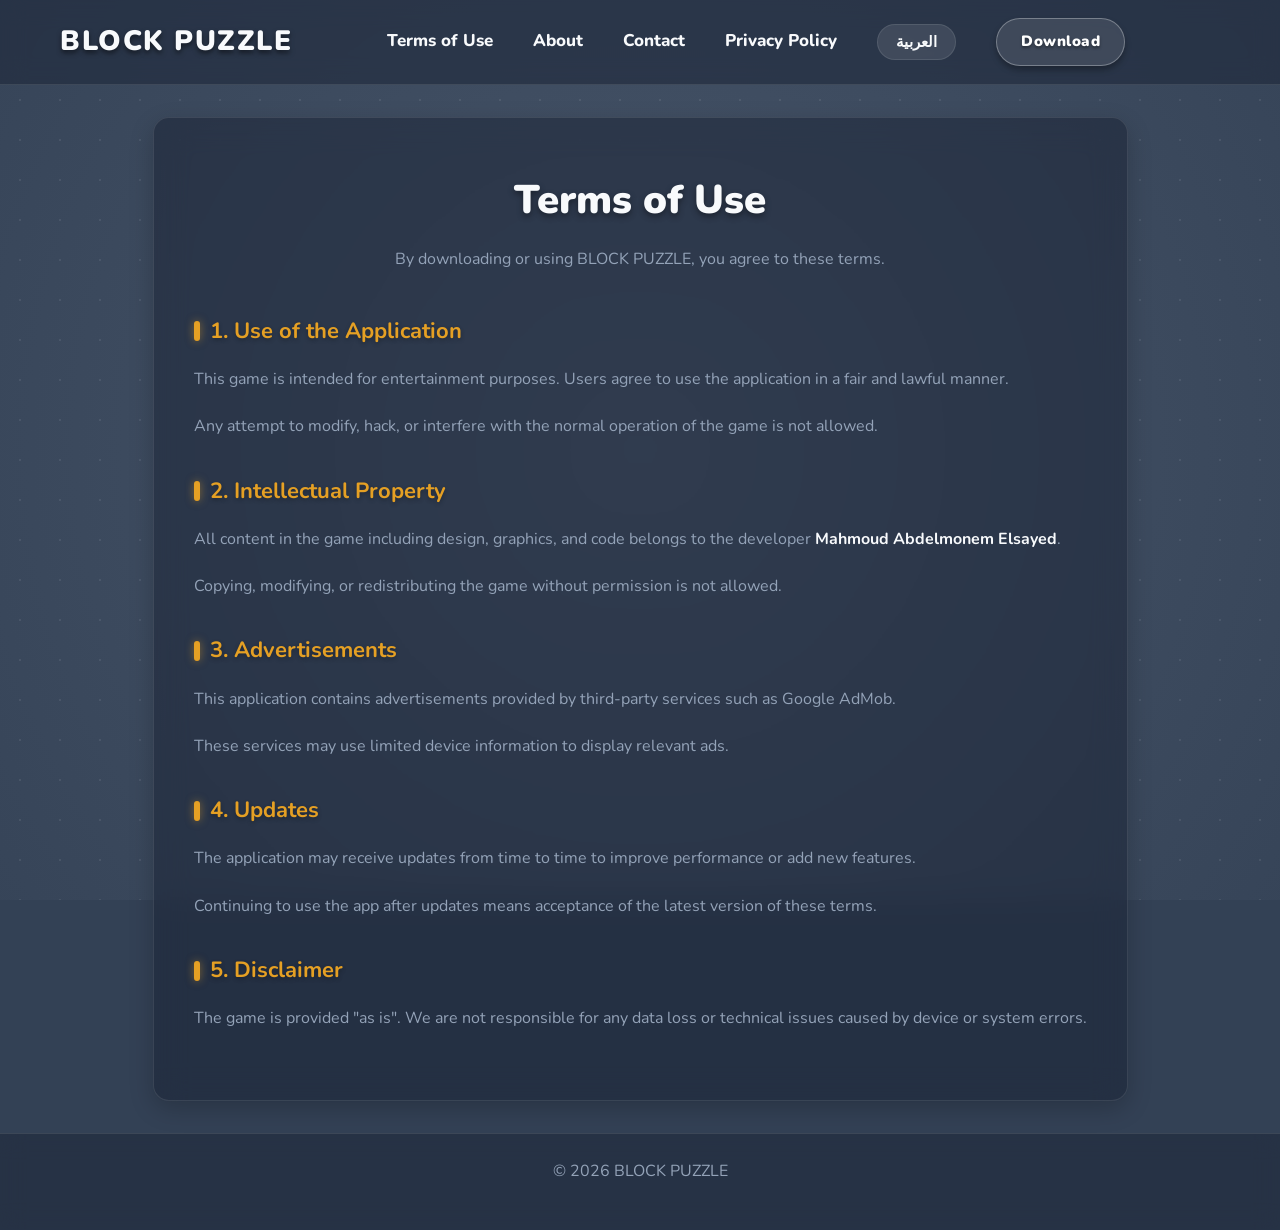
<file: index.html>
<!DOCTYPE html>
<html lang="en">
<head>
    <meta charset="UTF-8">
    <meta name="viewport" content="width=device-width, initial-scale=1.0">
    <title>Terms of Use | BLOCK PUZZLE</title>
    <meta name="description" content="Official Terms of Use for BLOCK PUZZLE.">
    <meta name="author" content="Mahmoud Abdelmonem Elsayed">
    <link rel="icon" type="image/png" href="assets/images/favicon.png">
    <link rel="stylesheet" href="assets/css/style.css">
</head>
<body>

<header class="header"></header>

<main class="main-content container">

    <section class="hero">
        <div class="lang-en">
            <h1>Terms of Use</h1>
            <p>By downloading or using BLOCK PUZZLE, you agree to these terms.</p>
        </div>

        <div class="lang-ar">
            <h1>شروط الاستخدام</h1>
            <p>باستخدام لعبة BLOCK PUZZLE فإنك توافق على هذه الشروط.</p>
        </div>
    </section>

    <section>
        <div class="lang-en">
            <h2>1. Use of the Application</h2>
            <p>This game is intended for entertainment purposes. Users agree to use the application in a fair and lawful manner.</p>
            <p>Any attempt to modify, hack, or interfere with the normal operation of the game is not allowed.</p>
        </div>

        <div class="lang-ar">
            <h2>1. استخدام التطبيق</h2>
            <p>هذه اللعبة مخصصة لأغراض الترفيه فقط. يوافق المستخدم على استخدامها بطريقة عادلة وقانونية.</p>
            <p>أي محاولة للتعديل أو الاختراق أو تعطيل عمل اللعبة غير مسموح بها.</p>
        </div>
    </section>

    <section>
        <div class="lang-en">
            <h2>2. Intellectual Property</h2>
            <p>All content in the game including design, graphics, and code belongs to the developer <strong>Mahmoud Abdelmonem Elsayed</strong>.</p>
            <p>Copying, modifying, or redistributing the game without permission is not allowed.</p>
        </div>

        <div class="lang-ar">
            <h2>2. الملكية الفكرية</h2>
            <p>جميع محتويات اللعبة بما في ذلك التصميم والرسومات والكود مملوكة للمطور <strong>محمود عبد المنعم السيد</strong>.</p>
            <p>لا يُسمح بنسخ أو تعديل أو إعادة نشر اللعبة بدون إذن.</p>
        </div>
    </section>

    <section>
        <div class="lang-en">
            <h2>3. Advertisements</h2>
            <p>This application contains advertisements provided by third-party services such as Google AdMob.</p>
            <p>These services may use limited device information to display relevant ads.</p>
        </div>

        <div class="lang-ar">
            <h2>3. الإعلانات</h2>
            <p>يحتوي التطبيق على إعلانات مقدمة من خدمات خارجية مثل Google AdMob.</p>
            <p>قد تستخدم هذه الخدمات بيانات جهاز محدودة لعرض إعلانات مناسبة.</p>
        </div>
    </section>

    <section>
        <div class="lang-en">
            <h2>4. Updates</h2>
            <p>The application may receive updates from time to time to improve performance or add new features.</p>
            <p>Continuing to use the app after updates means acceptance of the latest version of these terms.</p>
        </div>

        <div class="lang-ar">
            <h2>4. التحديثات</h2>
            <p>قد يتم تحديث التطبيق من وقت لآخر لتحسين الأداء أو إضافة ميزات جديدة.</p>
            <p>استمرار الاستخدام بعد التحديث يعني الموافقة على أحدث نسخة من الشروط.</p>
        </div>
    </section>

    <section>
        <div class="lang-en">
            <h2>5. Disclaimer</h2>
            <p>The game is provided "as is". We are not responsible for any data loss or technical issues caused by device or system errors.</p>
        </div>

        <div class="lang-ar">
            <h2>5. إخلاء المسؤولية</h2>
            <p>يتم تقديم اللعبة كما هي. نحن غير مسؤولين عن أي فقدان بيانات أو مشاكل تقنية ناتجة عن الجهاز أو النظام.</p>
        </div>
    </section>

</main>

<footer class="footer"></footer>
<script src="assets/js/core.js"></script>

</body>
</html>
</file>
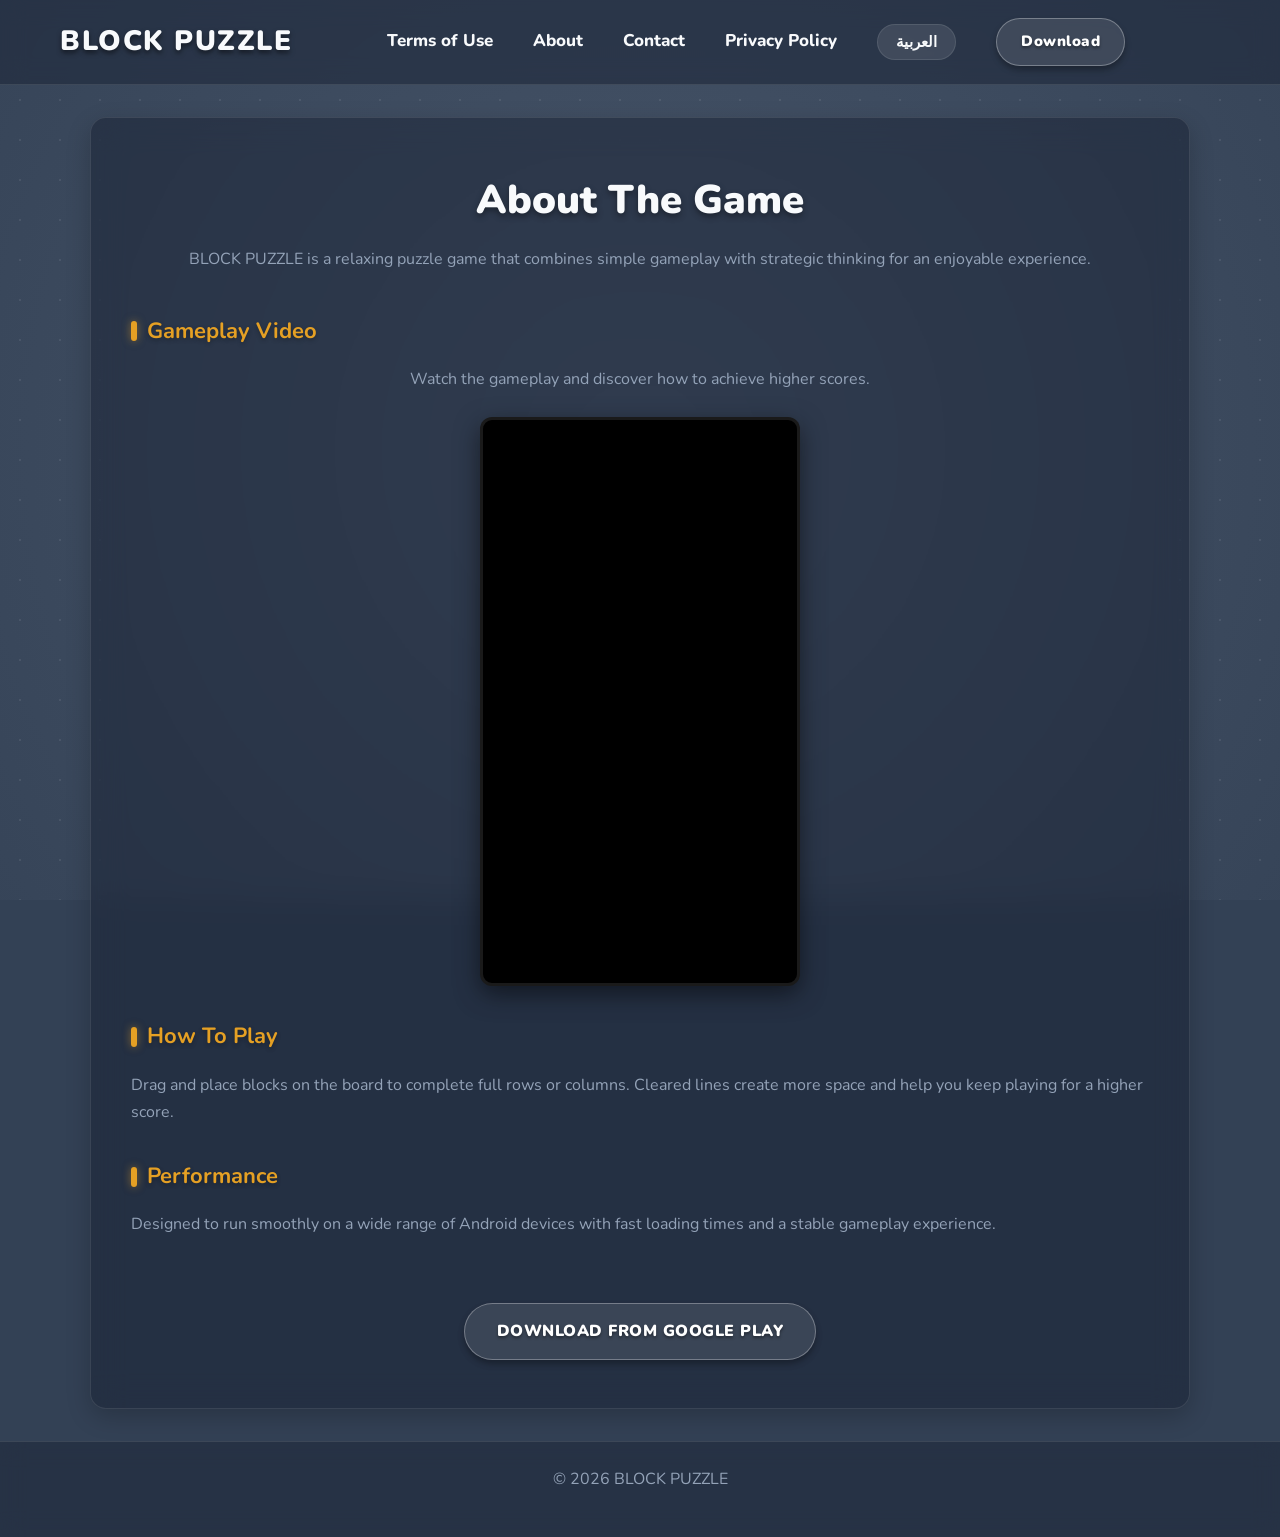
<file: about.html>
<!DOCTYPE html>
<html lang="en">
<head>
    <meta charset="UTF-8">
    <meta name="viewport" content="width=device-width, initial-scale=1.0">
    <title>About | BLOCK PUZZLE</title>
    <meta name="description" content="Learn about BLOCK PUZZLE gameplay, features, and performance.">
    <link rel="icon" type="image/png" href="assets/images/favicon.png">
    <link rel="stylesheet" href="assets/css/style.css">
</head>
<body>
    <header class="header"></header>
    
    <main class="main-content container">
        <section class="hero">
            <div class="lang-en">
                <h1>About The Game</h1>
                <p>BLOCK PUZZLE is a relaxing puzzle game that combines simple gameplay with strategic thinking for an enjoyable experience.</p>
            </div>
            <div class="lang-ar">
                <h1>حول اللعبة</h1>
                <p>BLOCK PUZZLE هي لعبة ألغاز مريحة تجمع بين سهولة اللعب والتفكير الاستراتيجي لتقديم تجربة ممتعة ومسلية.</p>
            </div>
        </section>

        <section style="text-align: center;">
            <div class="lang-en">
                <h2>Gameplay Video</h2>
                <p>Watch the gameplay and discover how to achieve higher scores.</p>
            </div>
            <div class="lang-ar">
                <h2>فيديو اللعبة</h2>
                <p>شاهد أسلوب اللعب وتعرّف على كيفية تحقيق نتائج أعلى.</p>
            </div>
            <div class="video-container">
                <iframe src="https://www.youtube.com/embed/z4-31Wrh-g8?rel=0" title="BLOCK PUZZLE Gameplay" allow="accelerometer; autoplay; clipboard-write; encrypted-media; gyroscope; picture-in-picture; web-share" allowfullscreen></iframe>
            </div>
        </section>

        <section>
            <div class="lang-en">
                <h2>How To Play</h2>
                <p>Drag and place blocks on the board to complete full rows or columns. Cleared lines create more space and help you keep playing for a higher score.</p>
            </div>
            <div class="lang-ar">
                <h2>طريقة اللعب</h2>
                <p>اسحب الكتل وضعها داخل اللوحة لإكمال الصفوف أو الأعمدة. يؤدي مسح الخطوط المكتملة إلى توفير مساحة أكبر ومساعدتك على تحقيق نقاط أعلى.</p>
            </div>
        </section>

        <section>
            <div class="lang-en">
                <h2>Performance</h2>
                <p>Designed to run smoothly on a wide range of Android devices with fast loading times and a stable gameplay experience.</p>
            </div>
            <div class="lang-ar">
                <h2>الأداء</h2>
                <p>تم تصميم اللعبة لتعمل بسلاسة على مختلف أجهزة أندرويد مع تحميل سريع وتجربة لعب مستقرة.</p>
            </div>
        </section>

        <section style="text-align: center; margin-top: 64px;">
            <a href="https://play.google.com/store/apps/details?id=com.classic.cube.puzzle.v88" target="_blank" rel="noopener noreferrer" class="btn-premium">
                <span class="lang-en">Download From Google Play</span>
                <span class="lang-ar">تحميل من متجر Google Play</span>
            </a>
        </section>
    </main>

    <footer class="footer"></footer>
    <script src="assets/js/core.js"></script>
</body>
</html>
</file>
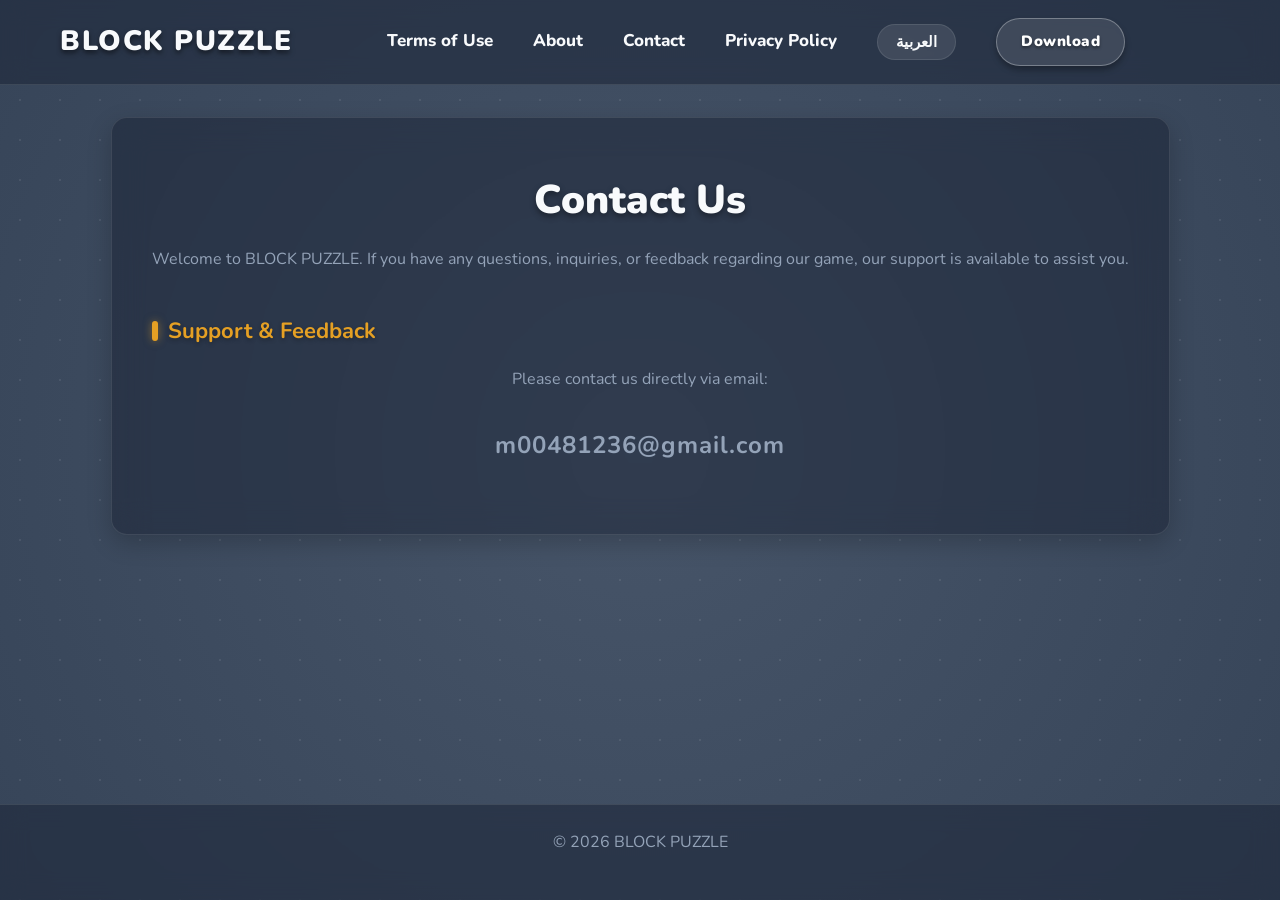
<file: contact.html>
<!DOCTYPE html>
<html lang="en">
<head>
    <meta charset="UTF-8">
    <meta name="viewport" content="width=device-width, initial-scale=1.0">
    <title>Contact Support | BLOCK PUZZLE</title>
    <meta name="description" content="Reach out to the BLOCK PUZZLE support team for feedback, inquiries, or technical assistance.">
    <link rel="icon" type="image/png" href="assets/images/favicon.png">
    <link rel="stylesheet" href="assets/css/style.css">
</head>
<body>
    <header class="header"></header>
    
    <main class="main-content container">
        <section class="hero">
            <div class="lang-en">
                <h1>Contact Us</h1>
                <p>Welcome to BLOCK PUZZLE. If you have any questions, inquiries, or feedback regarding our game, our support is available to assist you.</p>
            </div>
            <div class="lang-ar">
                <h1>تواصل معنا</h1>
                <p>أهلاً بك في BLOCK PUZZLE. إذا كان لديك أي استفسارات، أسئلة، أو ملاحظات بخصوص اللعبة، فإن الدعم الفني متاح لمساعدتك.</p>
            </div>
        </section>

        <section style="text-align: center;">
            <div class="lang-en">
                <h2>Support & Feedback</h2>
                <p>Please contact us directly via email:</p>
            </div>
            <div class="lang-ar">
                <h2>الدعم والملاحظات</h2>
                <p>يرجى التواصل معنا مباشرة عبر البريد الإلكتروني:</p>
            </div>
            <p style="margin-top: 32px;">
                <strong style="font-size: 24px; color: var(--primary); letter-spacing: 1px; direction: ltr; display: inline-block;">m00481236@gmail.com</strong>
            </p>
        </section>
    </main>

    <footer class="footer"></footer>
    <script src="assets/js/core.js"></script>
</body>
</html>
</file>
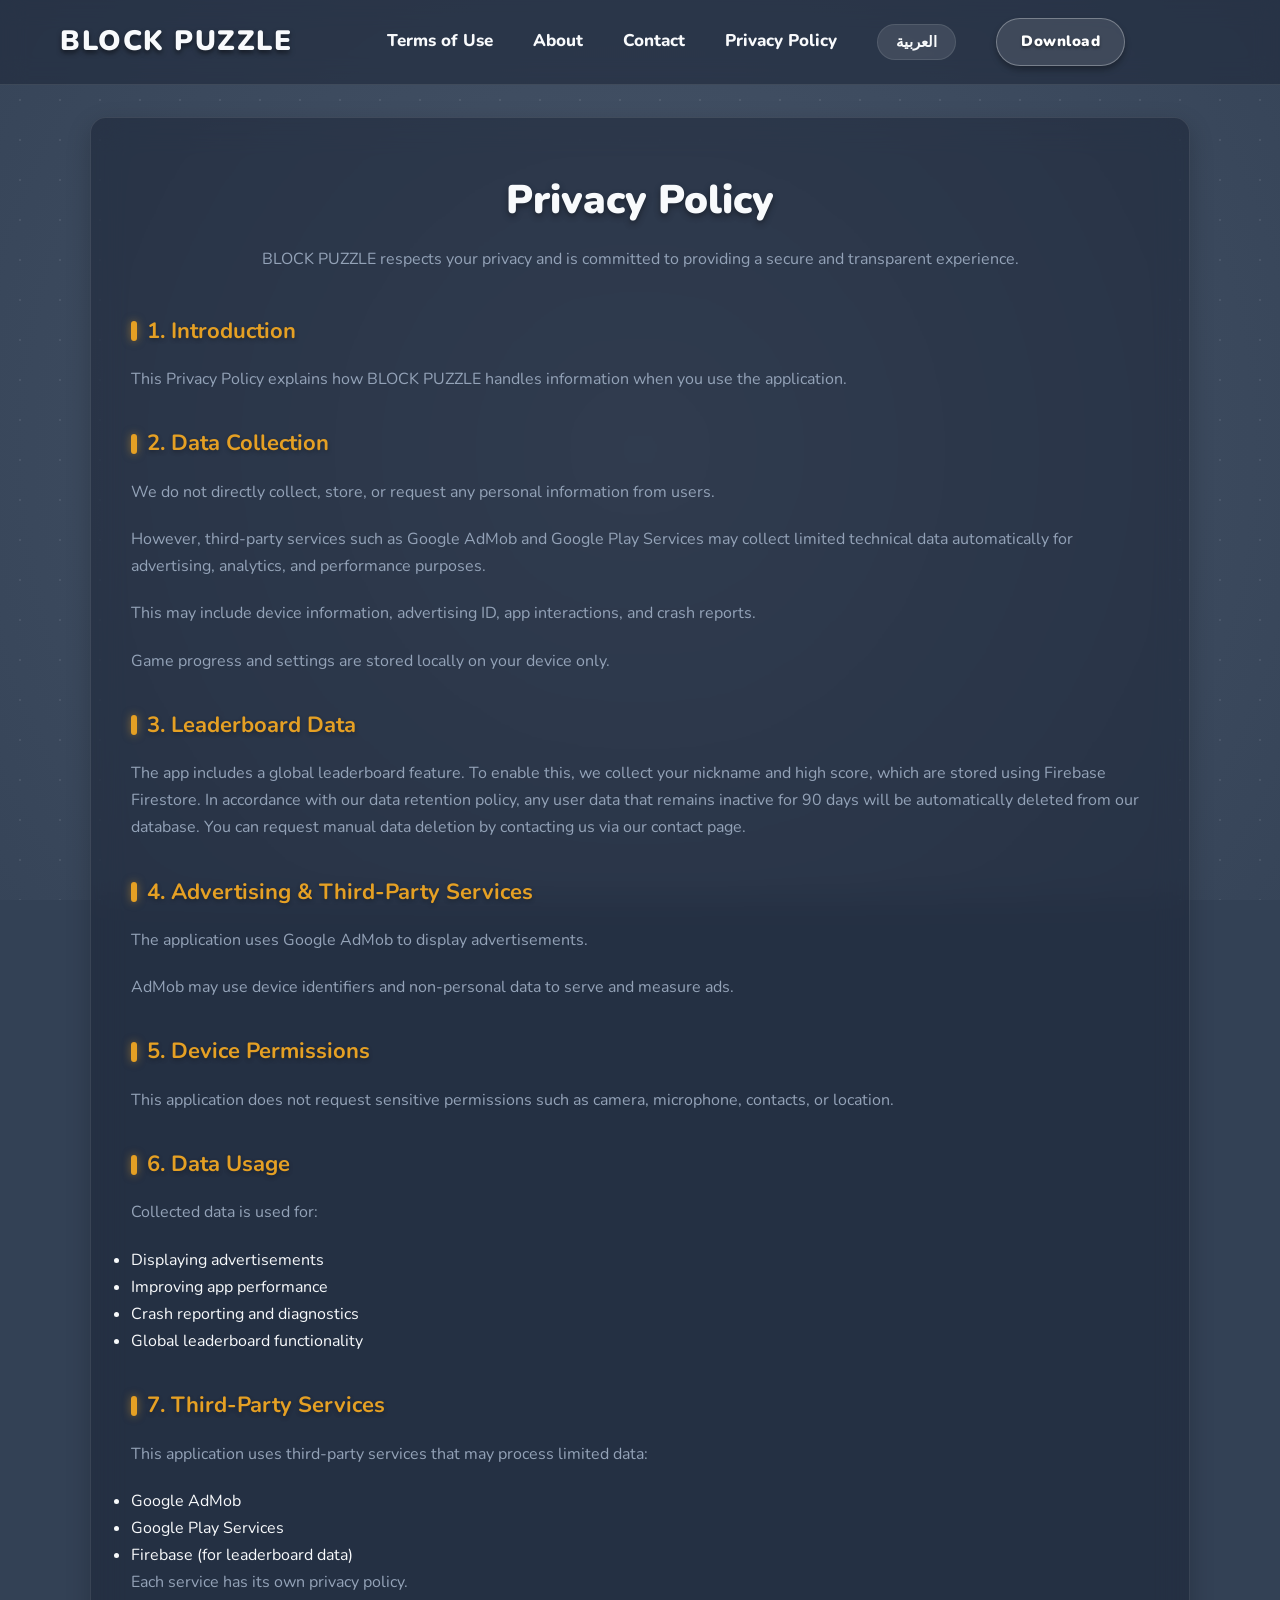
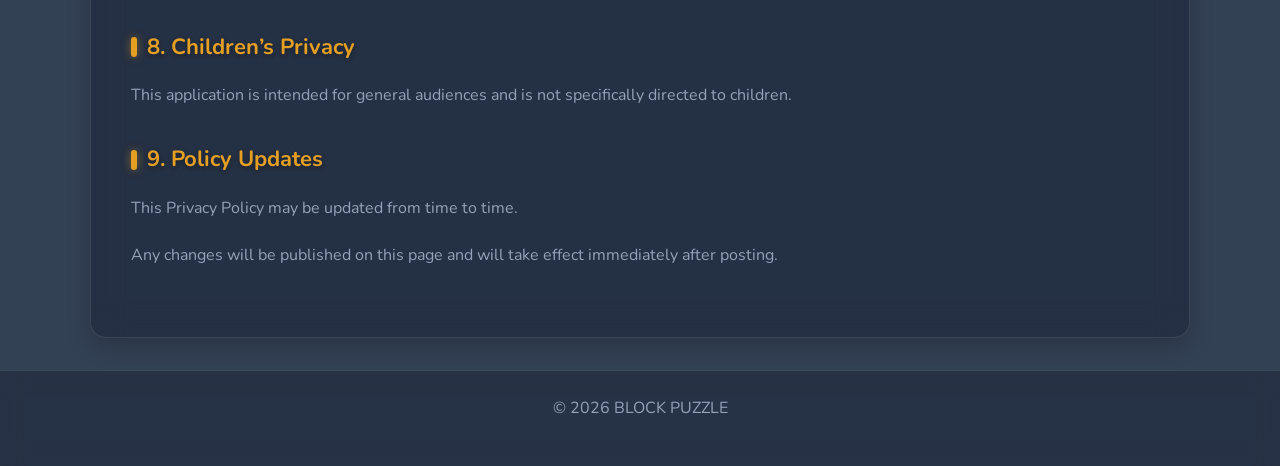
<file: privacy-policy.html>
<!DOCTYPE html>
<html lang="en">
<head>
    <meta charset="UTF-8">
    <meta name="viewport" content="width=device-width, initial-scale=1.0">
    <title>Privacy Policy | BLOCK PUZZLE</title>
    <meta name="description" content="Official Privacy Policy for BLOCK PUZZLE. Learn how we protect your privacy and handle data.">
    <meta name="author" content="Mahmoud Abdelmonem Elsayed">
    <link rel="icon" type="image/png" href="assets/images/favicon.png">
    <link rel="stylesheet" href="assets/css/style.css">
</head>
<body>
    <header class="header"></header>
    
    <main class="main-content container">

        <section class="hero">
            <div class="lang-en">
                <h1>Privacy Policy</h1>
                <p>BLOCK PUZZLE respects your privacy and is committed to providing a secure and transparent experience.</p>
            </div>
            <div class="lang-ar">
                <h1>سياسة الخصوصية</h1>
                <p>تحترم BLOCK PUZZLE خصوصيتك وتلتزم بتوفير تجربة آمنة وشفافة.</p>
            </div>
        </section>

        <section>
            <div class="lang-en">
                <h2>1. Introduction</h2>
                <p>This Privacy Policy explains how BLOCK PUZZLE handles information when you use the application.</p>
            </div>
            <div class="lang-ar">
                <h2>1. المقدمة</h2>
                <p>توضح سياسة الخصوصية هذه كيفية تعامل لعبة BLOCK PUZZLE مع المعلومات أثناء استخدام التطبيق.</p>
            </div>
        </section>

        <section>
            <div class="lang-en">
                <h2>2. Data Collection</h2>
                <p>We do not directly collect, store, or request any personal information from users.</p>
                <p>However, third-party services such as Google AdMob and Google Play Services may collect limited technical data automatically for advertising, analytics, and performance purposes.</p>
                <p>This may include device information, advertising ID, app interactions, and crash reports.</p>
                <p>Game progress and settings are stored locally on your device only.</p>
            </div>
            <div class="lang-ar">
                <h2>2. جمع البيانات</h2>
                <p>نحن لا نجمع أو نخزن أو نطلب أي معلومات شخصية مباشرة من المستخدمين.</p>
                <p>ومع ذلك، قد تقوم خدمات الجهات الخارجية مثل Google AdMob و Google Play Services بجمع بيانات تقنية محدودة تلقائيًا لأغراض الإعلانات والتحليلات وأداء التطبيق.</p>
                <p>وقد تشمل هذه البيانات معلومات الجهاز، المعرّف الإعلاني، تفاعلات التطبيق، وتقارير الأعطال.</p>
                <p>يتم حفظ تقدم اللعبة والإعدادات على الجهاز فقط.</p>
            </div>
        </section>

        <section>
            <div class="lang-en">
                <h2>3. Leaderboard Data</h2>
                <p>The app includes a global leaderboard feature. To enable this, we collect your nickname and high score, which are stored using Firebase Firestore. In accordance with our data retention policy, any user data that remains inactive for 90 days will be automatically deleted from our database. You can request manual data deletion by contacting us via our contact page.</p>
            </div>
            <div class="lang-ar">
                <h2>3. بيانات لوحة الصدارة</h2>
                <p>يتضمن التطبيق ميزة لوحة الصدارة العالمية. ولتمكين ذلك، نقوم بجمع اللقب (الاسم المستعار) ورقمك القياسي، والتي يتم تخزينها باستخدام Firebase Firestore. وفقًا لسياسة الاحتفاظ بالبيانات الخاصة بنا، سيتم حذف أي بيانات مستخدم تظل غير نشطة لمدة 90 يومًا تلقائيًا من قاعدة بياناتنا. يمكنك طلب الحذف اليدوي للبيانات في أي وقت من خلال التواصل معنا عبر صفحة الاتصال الخاصة بنا.</p>
            </div>
        </section>

        <section>
            <div class="lang-en">
                <h2>4. Advertising & Third-Party Services</h2>
                <p>The application uses Google AdMob to display advertisements.</p>
                <p>AdMob may use device identifiers and non-personal data to serve and measure ads.</p>
            </div>
            <div class="lang-ar">
                <h2>4. الإعلانات وخدمات الجهات الخارجية</h2>
                <p>يستخدم التطبيق Google AdMob لعرض الإعلانات.</p>
                <p>قد يستخدم AdMob معرّفات الجهاز وبيانات غير شخصية لعرض الإعلانات وقياس الأداء.</p>
            </div>
        </section>

        <section>
            <div class="lang-en">
                <h2>5. Device Permissions</h2>
                <p>This application does not request sensitive permissions such as camera, microphone, contacts, or location.</p>
            </div>
            <div class="lang-ar">
                <h2>5. أذونات الجهاز</h2>
                <p>لا يطلب التطبيق أي أذونات حساسة مثل الكاميرا أو الميكروفون أو جهات الاتصال أو الموقع.</p>
            </div>
        </section>

        <section>
            <div class="lang-en">
                <h2>6. Data Usage</h2>
                <p>Collected data is used for:</p>
                <ul>
                    <li>Displaying advertisements</li>
                    <li>Improving app performance</li>
                    <li>Crash reporting and diagnostics</li>
                    <li>Global leaderboard functionality</li>
                </ul>
            </div>
            <div class="lang-ar">
                <h2>6. استخدام البيانات</h2>
                <p>تُستخدم البيانات المجمعة للأغراض التالية:</p>
                <ul>
                    <li>عرض الإعلانات</li>
                    <li>تحسين أداء التطبيق</li>
                    <li>تقارير الأعطال والتشخيص</li>
                    <li>تشغيل ميزة لوحة الصدارة العالمية</li>
                </ul>
            </div>
        </section>

        <section>
            <div class="lang-en">
                <h2>7. Third-Party Services</h2>
                <p>This application uses third-party services that may process limited data:</p>
                <ul>
                    <li>Google AdMob</li>
                    <li>Google Play Services</li>
                    <li>Firebase (for leaderboard data)</li>
                </ul>
                <p>Each service has its own privacy policy.</p>
            </div>
            <div class="lang-ar">
                <h2>7. خدمات الجهات الخارجية</h2>
                <p>يستخدم التطبيق خدمات جهات خارجية قد تعالج بيانات محدودة:</p>
                <ul>
                    <li>Google AdMob</li>
                    <li>Google Play Services</li>
                    <li>Firebase (لبيانات لوحة الصدارة)</li>
                </ul>
                <p>لكل خدمة سياسة خصوصية خاصة بها.</p>
            </div>
        </section>

        <section>
            <div class="lang-en">
                <h2>8. Children’s Privacy</h2>
                <p>This application is intended for general audiences and is not specifically directed to children.</p>
            </div>
            <div class="lang-ar">
                <h2>8. خصوصية الأطفال</h2>
                <p>هذا التطبيق موجه للجمهور العام وليس مخصصًا لفئة عمرية محددة.</p>
            </div>
        </section>

        <section>
            <div class="lang-en">
                <h2>9. Policy Updates</h2>
                <p>This Privacy Policy may be updated from time to time.</p>
                <p>Any changes will be published on this page and will take effect immediately after posting.</p>
            </div>
            <div class="lang-ar">
                <h2>9. تحديث السياسة</h2>
                <p>قد يتم تحديث سياسة الخصوصية من وقت لآخر.</p>
                <p>أي تغييرات سيتم نشرها في هذه الصفحة وتصبح سارية فور نشرها.</p>
            </div>
        </section>

    </main>

    <footer class="footer"></footer>
    <script src="assets/js/core.js"></script>
</body>
</html>
</file>
<file: assets/css/style.css>
@import url('https://fonts.googleapis.com/css2?family=Cairo:wght@400;700;900&family=Nunito:wght@400;700;900&display=swap');

:root {
    --bg-center: #475569;
    --bg-edge: #334155;
    --glass-bg: rgba(15, 23, 42, 0.4);
    --glass-border: rgba(255, 255, 255, 0.1);
    --text-main: #F8FAFC;
    --text-muted: #94A3B8;
    --primary-light: #E5A024;
    --primary-dark: #C07C18;
    --btn-neutral: rgba(255, 255, 255, 0.1);
    --btn-hover: #3b82f6;
    --radius: 16px;
}

* {
    margin: 0;
    padding: 0;
    box-sizing: border-box;
}

body {
    font-family: 'Nunito', sans-serif;
    color: var(--text-main);
    line-height: 1.7;
    -webkit-font-smoothing: antialiased;
    background-color: var(--bg-edge);
    background-image: 
        radial-gradient(circle, rgba(255,255,255,0.08) 1.5px, transparent 1.5px),
        radial-gradient(circle at center, var(--bg-center) 0%, var(--bg-edge) 120%);
    background-size: 40px 40px, 100% 100%;
    background-position: 0 0, center center;
    background-attachment: fixed;
    display: flex;
    flex-direction: column;
    min-height: 100vh;
}

html[dir="rtl"] body {
    font-family: 'Cairo', sans-serif;
}

.lang-ar { display: none; }
html[dir="rtl"] .lang-en { display: none; }
html[dir="rtl"] .lang-ar { display: block; }
span.lang-ar { display: none; }
html[dir="rtl"] span.lang-en { display: none; }
html[dir="rtl"] span.lang-ar { display: inline; }

a { text-decoration: none; color: inherit; transition: all 0.3s ease; }

.container { max-width: 1200px; margin: 0 auto; padding: 0 20px; }

.header {
    background: rgba(30, 41, 59, 0.6);
    backdrop-filter: blur(12px);
    -webkit-backdrop-filter: blur(12px);
    border-bottom: 1px solid var(--glass-border);
    padding: 18px 0;
    position: sticky;
    top: 0;
    z-index: 100;
}

.nav-wrapper { display: flex; justify-content: space-between; align-items: center; }

.logo {
    font-size: 28px;
    font-weight: 900;
    letter-spacing: 1.5px;
    color: var(--text-main);
    text-shadow: 0 3px 5px rgba(0,0,0,0.5);
}

html[dir="rtl"] .logo { letter-spacing: 0; }

/* توزيع مريح للكمبيوتر */
.nav-links { display: flex; align-items: center; gap: 40px; font-size: 17px; font-weight: 800; }
.nav-links a:hover, .nav-links a.active-link, .sidebar-links a.active-link { color: var(--primary-light); }

.btn-lang {
    background: rgba(255,255,255,0.1);
    border: 1px solid var(--glass-border);
    color: var(--text-main);
    padding: 8px 18px;
    border-radius: 30px;
    cursor: pointer;
    font-weight: 800;
    font-size: 15px;
    transition: all 0.3s ease;
}
.btn-lang:hover { background: rgba(255,255,255,0.2); }

.btn-premium, .btn-nav-download {
    background: var(--btn-neutral);
    border: 1px solid rgba(255, 255, 255, 0.3);
    color: #ffffff !important;
    border-radius: 30px;
    font-weight: 900;
    letter-spacing: 0.5px;
    transition: all 0.3s cubic-bezier(0.25, 0.8, 0.25, 1) !important;
    box-shadow: 0 4px 6px rgba(0,0,0,0.3);
    text-shadow: 0 2px 3px rgba(0,0,0,0.4);
    display: inline-flex;
    align-items: center;
    justify-content: center;
}

html[dir="rtl"] .btn-premium, html[dir="rtl"] .btn-nav-download { letter-spacing: 0; }

.btn-nav-download { padding: 10px 24px; font-size: 15px; }
.btn-premium { padding: 14px 32px; font-size: 16px; text-transform: uppercase; }

.btn-premium:hover, .btn-nav-download:hover {
    background: var(--btn-hover);
    border-color: var(--btn-hover);
    transform: translateY(-3px);
    box-shadow: 0 8px 20px rgba(59, 130, 246, 0.4), 0 4px 8px rgba(0,0,0,0.4);
}

.mobile-menu-btn { display: none; background: none; border: none; cursor: pointer; color: var(--text-main); }
.mobile-menu-btn svg { width: 32px; height: 32px; }

.sidebar {
    position: fixed; top: 0; left: 0; width: 100%; height: 100vh;
    background: rgba(15, 23, 42, 0.95);
    backdrop-filter: blur(15px);
    z-index: 200; display: flex; flex-direction: column; justify-content: center; align-items: center;
    opacity: 0; visibility: hidden; transform: scale(0.98);
    transition: all 0.3s cubic-bezier(0.4, 0, 0.2, 1);
}
.sidebar.active { opacity: 1; visibility: visible; transform: scale(1); }
.close-btn { position: absolute; top: 20px; right: 20px; background: none; border: none; cursor: pointer; color: var(--text-main); transition: transform 0.3s ease; }
html[dir="rtl"] .close-btn { right: auto; left: 20px; }
.close-btn:hover { transform: rotate(90deg); color: var(--primary-light); }
.close-btn svg { width: 32px; height: 32px; }

.sidebar-links { display: flex; flex-direction: column; align-items: center; gap: 24px; font-size: 22px; font-weight: 800; width: 100%; }

.main-content {
    padding: 48px 40px;
    max-width: 1100px;
    margin: 32px auto;
    border-radius: var(--radius);
    background: var(--glass-bg);
    backdrop-filter: blur(16px);
    -webkit-backdrop-filter: blur(16px);
    border: 1px solid var(--glass-border);
    box-shadow: 0 8px 24px rgba(0, 0, 0, 0.2);
}

.hero { text-align: center; margin-bottom: 40px; }

h1 { font-size: 40px; margin-bottom: 12px; font-weight: 900; color: var(--text-main); text-shadow: 0 3px 6px rgba(0,0,0,0.4); }
h2 { font-size: 22px; margin: 32px 0 16px; font-weight: 700; color: var(--primary-light); display: flex; align-items: center; gap: 10px; text-shadow: 0 2px 4px rgba(0,0,0,0.3); }
h2::before { content: ""; display: block; width: 6px; height: 20px; background: var(--primary-light); border-radius: 4px; box-shadow: 0 0 8px rgba(229, 160, 36, 0.5); }

p { margin-bottom: 20px; color: var(--text-muted); font-size: 16px; }
strong { color: var(--text-main); font-weight: 700; }

.video-container { width: 100%; max-width: 320px; aspect-ratio: 9 / 16; margin: 24px auto; background: #000; border-radius: 12px; overflow: hidden; box-shadow: 0 8px 24px rgba(0,0,0,0.5); border: 3px solid rgba(255,255,255,0.1); }
iframe { width: 100%; height: 100%; border: none; }

.footer { 
    margin-top: auto;
    padding: 24px 0; 
    text-align: center; 
    color: var(--text-muted); 
    font-size: 14px; 
    background: rgba(30, 41, 59, 0.6);
    backdrop-filter: blur(12px);
    -webkit-backdrop-filter: blur(12px);
    border-top: 1px solid var(--glass-border); 
}
html[dir="rtl"] .footer { direction: ltr; }

@media (min-width: 769px) { .mobile-menu-btn { display: none !important; } }
@media (max-width: 768px) {
    .nav-links { display: none; }
    .mobile-menu-btn { display: flex !important; }
    .main-content { margin: 16px auto; padding: 32px 20px; }
    h1 { font-size: 28px; }
    h2 { font-size: 18px; margin: 24px 0 12px; }
    p { font-size: 15px; margin-bottom: 16px; }
    .logo { font-size: 20px; white-space: nowrap; }
    .header { padding: 14px 0; }
    .btn-premium { padding: 12px 24px; font-size: 14px; }
    .video-container { margin: 16px auto; }
}

.floating-404 { background: transparent !important; border: none !important; box-shadow: none !important; backdrop-filter: none !important; -webkit-backdrop-filter: none !important; }
.floating-404 h1 { font-size: 140px; margin-bottom: 0; text-shadow: 0 6px 12px rgba(0,0,0,0.6); }
.floating-404 h2 { justify-content: center; font-size: 28px; color: #fff; margin-top: 0; border-bottom: none; }

@media (max-width: 768px) {
    .floating-404 h1 { font-size: 90px; }
    .floating-404 h2 { font-size: 22px; }
    .floating-404 p { font-size: 15px; margin-bottom: 24px; }
}
</file>
